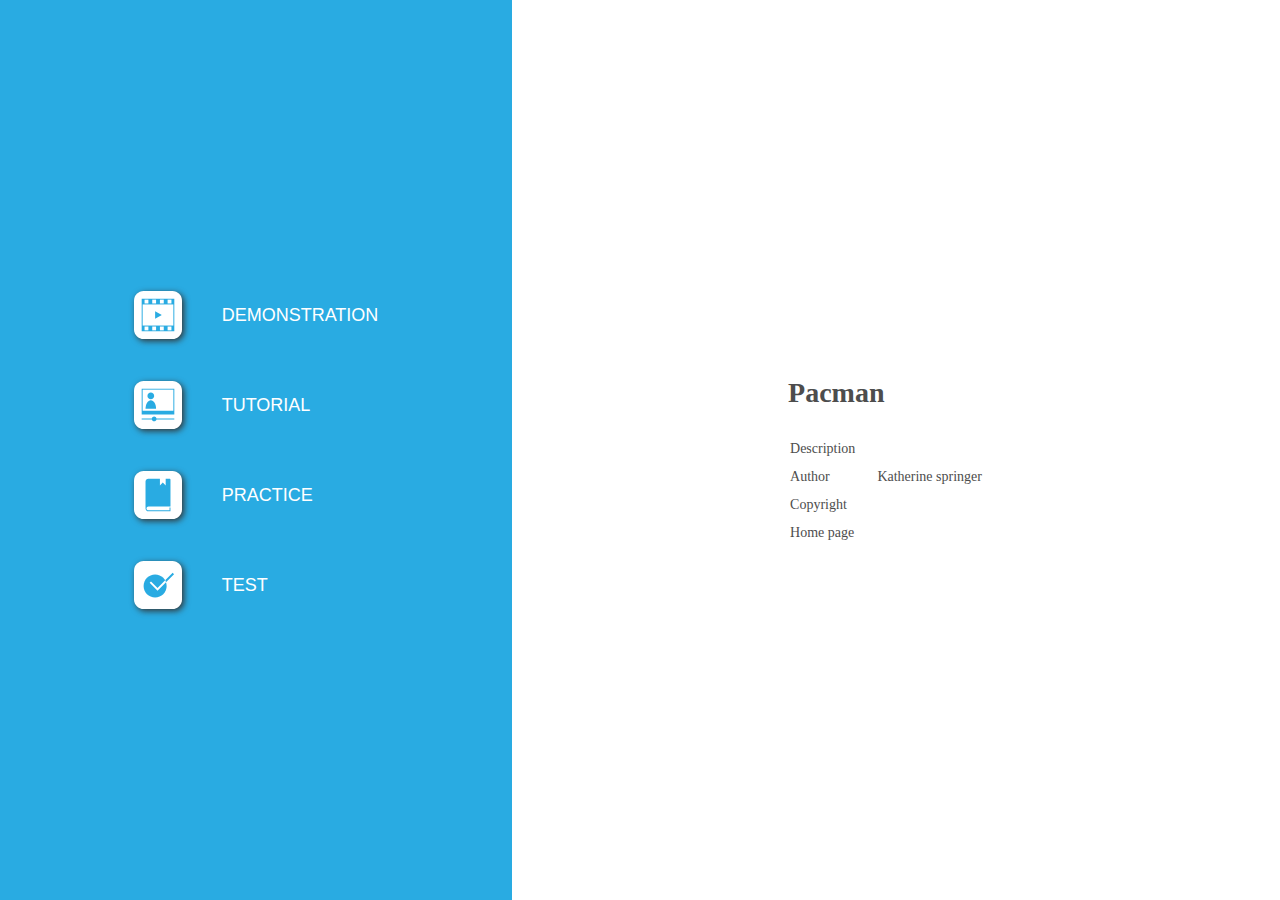
<file: Pac Man/index.html>
﻿<!DOCTYPE html>
<html lang="en-US" dir="ltr">
<head>
	<title>Pacman</title>
	<meta http-equiv="X-UA-Compatible" content="IE=Edge,chrome=1" />
	<meta http-equiv="Content-Type" content="text/html; charset=utf-8"/>
	<meta name="generator" content="ActivePresenter 9.0.4"/>
	<meta name="author" content="Katherine springer" />
	<meta name="copyright" content=" " />
	<meta name="description" content=""/>
	<meta name="viewport" content="initial-scale=1.0">
	<meta name="apple-mobile-web-app-capable" content="yes">

	<style>
		body {
			background-color: #ffffff;
			color: #4d4d4d;
			font-family: "Verdana";
			margin: 0px;
			padding: 0px;
			display: flex;
			flex-direction: row;
			min-height: 100vh;
		}
		.ap-mode-buttons-container {
			background-color: #29abe2;
			min-height: 100%;
			flex: 2;
			display: flex;
			justify-content: center;
			align-items: center;
		}
		.ap-mode-buttons {
			background-color: #29abe2;
			display: flex;
			flex-direction: column;
			align-items: flex-start;
			max-width: 100%;
		}
		.ap-mode-button {
			background-color: transparent;
			color: #ffffff;
			border: none;
			margin: 10px;
			text-transform: uppercase;
			display: flex;
			flex-direction: row;
			align-items: center;
		}
		.ap-project-information-container {
			min-height: 100%;
			flex: 3;
			display: flex;
			justify-content: center;
			align-items: center;
		}
		.ap-project-information {
			font-size: 14px;
		}

		.ap-mode-button svg {
			width: 48px;
			height: 48px;
			margin: 10px 20px 10px 20px;
			display: inline-block;
			filter: drop-shadow(2px 2px 3px #333333);
		}

		.ap-mode-button {
		}

		.ap-mode-button:hover {
			background-color: rgba(255, 255, 255, 0.2);
		}

		.ap-mode-button span {
			margin: 10px 20px 10px 20px;
			font-size: 18px;
		}

		h1 {
			font-size: 28px;
			font-weight: bold;
			margin: 25px 0px 25px 0px;
		}

		.ap-project-information td {
			padding: 5px 20px 5px 0px;
		}

		a:link {color:#4d4d4d; text-decoration:none;}
		a:visited {color:#4d4d4d; text-decoration:none}
		a:active {color:#4d4d4d; text-decoration:none}
		a:hover {color:#4d4d4d; text-decoration:none}
		
		@media (max-width: 1024px) and (orientation: portrait) {
			body {
				flex-direction: column;
			}
			.ap-mode-buttons-container {
				width: 100%;
				flex: 3;
			}
			.ap-project-information-container {
				width: 100%;
				flex: 2;
			}
		}
		
		@media (max-width: 640px) and (max-height: 640px) {
			.ap-mode-button svg {
				width: 32px;
				height: 32px;
			}
			.ap-mode-button span {
				margin: 5px 10px 5px 10px;
				font-size: 14px;
			}
			.ap-project-information {
				font-size: 12px;
			}
		}

	</style>

	<script type="text/javascript">
		var language = {"OpenPrezError":"Could not open presentation.\nError: ","TestIntro":"Choose this mode to do a test","TutorialIntro":"Tutorial mode","Practice":"Practice","PracticeIntro":"Choose this mode to practise more","Tutorial":"Tutorial","Homepage":"Home page","Copyright":"Copyright","DemoIntro":"Play presentation automatically","Test":"Test","Demo":"Demonstration","Author":"Author","Description":"Description"};
		var PlayModes = {
			DEMO: 1,
			TUT: 2,
			PRAC: 4,
			TEST: 8
		};

		var opmodes = 15;
		function openPrez(url, mode) {
			var fullUrl = '' + url;
			try {
				var margin = 40;
				var top = margin,
					left = margin,
					width = screen.availWidth - 2 * margin,
					height = screen.availHeight - 4 * margin;
				var styles = 'top=' + top + ',left=' + left + ',width=' + width + ',height=' + height
					+ ',location=no,toolbar=no,directories=no,status=no,menubar=no,scrollbars=yes,resizable=yes';
				var owin = window.open(encodeURI(fullUrl), '_blank', styles);
				if (owin)
					owin.focus();
			}
			catch (e) {
				alert(language.OpenPrezError + e);
			}
			return false;
		};
		function setElementText(id, text) {
			document.getElementById(id).innerHTML = text;
		}
		function setElementTitle(id, text) {
			document.getElementById(id).setAttribute('title', text);
		}
		function hideElement(id) {
			document.getElementById(id).style.display = 'none';
		}
	</script>
</head>

<body>
	<div class="ap-mode-buttons-container">
		<div class="ap-mode-buttons">
			<button id="ap-mode-demo" class="ap-mode-button" onclick="openPrez('demo.html')">
				<svg version="1.1" id="Layer_1" xmlns="http://www.w3.org/2000/svg" xmlns:xlink="http://www.w3.org/1999/xlink" x="0px" y="0px" viewBox="0 0 50 50" style="enable-background:new 0 0 50 50;" xml:space="preserve">
					<style type="text/css">
						.st0{fill:#FFFFFF;}
						.st1{fill:#29ABE2;}
					</style>
					<path class="st0" d="M40,50H10C4.48,50,0,45.52,0,40l0-30C0,4.48,4.48,0,10,0l30,0c5.52,0,10,4.48,10,10v30C50,45.52,45.52,50,40,50z"/>
					<rect x="8" y="8" transform="matrix(-1.836970e-16 1 -1 -1.836970e-16 50 3.552714e-15)" class="st1" width="34" height="34"/>
					<rect x="14" y="9" transform="matrix(-1.836970e-16 1 -1 -1.836970e-16 50 3.552714e-15)" class="st0" width="22" height="32"/>
					<rect x="35" y="9" transform="matrix(-1.836970e-16 1 -1 -1.836970e-16 48 -26)" class="st0" width="4" height="4"/>
					<rect x="35" y="37" transform="matrix(-1.836970e-16 1 -1 -1.836970e-16 76 2)" class="st0" width="4" height="4"/>
					<rect x="27" y="9" transform="matrix(-1.836970e-16 1 -1 -1.836970e-16 40 -18)" class="st0" width="4" height="4"/>
					<rect x="27" y="37" transform="matrix(-1.836970e-16 1 -1 -1.836970e-16 68 10)" class="st0" width="4" height="4"/>
					<rect x="19" y="9" transform="matrix(-1.836970e-16 1 -1 -1.836970e-16 32 -10)" class="st0" width="4" height="4"/>
					<rect x="19" y="37" transform="matrix(-1.836970e-16 1 -1 -1.836970e-16 60 18)" class="st0" width="4" height="4"/>
					<rect x="11" y="9" transform="matrix(-1.836970e-16 1 -1 -1.836970e-16 24 -2)" class="st0" width="4" height="4"/>
					<rect x="11" y="37" transform="matrix(-1.836970e-16 1 -1 -1.836970e-16 52 26)" class="st0" width="4" height="4"/>
					<polygon class="st1" points="22,21 29,25 22,29 "/>
				</svg>

				<span id="ap-label-mode-demo">Demonstration</span>
			</button>
			<button id="ap-mode-tutorial" class="ap-mode-button" onclick="openPrez('tutorial.html')">
				<svg version="1.1" id="Layer_1" xmlns="http://www.w3.org/2000/svg" xmlns:xlink="http://www.w3.org/1999/xlink" x="0px" y="0px" viewBox="0 0 50 50" style="enable-background:new 0 0 50 50;" xml:space="preserve">
				<style type="text/css">
					.st0{fill:#FFFFFF;}
					.st1{fill:#29ABE2;}
				</style>
				<path class="st0" d="M40,50H10C4.48,50,0,45.52,0,40l0-30C0,4.48,4.48,0,10,0l30,0c5.52,0,10,4.48,10,10v30C50,45.52,45.52,50,40,50z"/>
				<rect x="11.5" y="4.5" transform="matrix(-1.836970e-16 1 -1 -1.836970e-16 46.5 -3.5)" class="st1" width="27" height="34"/>
				<path class="st1" d="M42,39H23.45c-0.23-1.14-1.24-2-2.45-2s-2.22,0.86-2.45,2H8v1h10.55c0.23,1.14,1.24,2,2.45,2s2.22-0.86,2.45-2 H42V39z"/>
				<rect x="14" y="4" transform="matrix(-1.836970e-16 1 -1 -1.836970e-16 45 -5)" class="st0" width="22" height="32"/>
				<path class="st1" d="M17.5,19L17.5,19c-1.93,0-3.5-1.57-3.5-3.5v0c0-1.93,1.57-3.5,3.5-3.5h0c1.93,0,3.5,1.57,3.5,3.5v0 C21,17.43,19.43,19,17.5,19z"/>
				<path class="st1" d="M12,29c0-4.97,2.46-9,5.5-9s5.5,4.03,5.5,9H12z"/>
				</svg>

				<span id="ap-label-mode-tutorial">Tutorial</span>
			</button>
			<button id="ap-mode-practice" class="ap-mode-button" onclick="openPrez('practice.html')">
				<svg version="1.1" id="Layer_1" xmlns="http://www.w3.org/2000/svg" xmlns:xlink="http://www.w3.org/1999/xlink" x="0px" y="0px" viewBox="0 0 50 50" style="enable-background:new 0 0 50 50;" xml:space="preserve">
				<style type="text/css">
					.st0{fill:#FFFFFF;}
					.st1{fill:#29ABE2;}
				</style>
				<path class="st0" d="M40,50H10C4.48,50,0,45.52,0,40l0-30C0,4.48,4.48,0,10,0l30,0c5.52,0,10,4.48,10,10v30C50,45.52,45.52,50,40,50z"/>
				<path class="st1" d="M15.08,37H38V9c0-0.55-0.45-1-1-1h-4v7l-3-3l-3,3V8H15c-1.66,0-3,1.34-3,3v28c0,1.66,1.34,3,3,3h22h1v-1v-3h-1 v3H15.08C13.93,41,13,40.1,13,39C13,37.9,13.93,37,15.08,37z"/>
				</svg>

				<span id="ap-label-mode-practice">Practice</span>
			</button>
			<button id="ap-mode-test" class="ap-mode-button" onclick="openPrez('test.html')">
				<svg version="1.1" id="Layer_1" xmlns="http://www.w3.org/2000/svg" xmlns:xlink="http://www.w3.org/1999/xlink" x="0px" y="0px" viewBox="0 0 50 50" style="enable-background:new 0 0 50 50;" xml:space="preserve">
					<style type="text/css">
						.st0{fill:#FFFFFF;}
						.st1{fill:#29ABE2;}
					</style>
					<path class="st0" d="M40,50H10C4.48,50,0,45.52,0,40l0-30C0,4.48,4.48,0,10,0l30,0c5.52,0,10,4.48,10,10v30C50,45.52,45.52,50,40,50z"/>
					<path class="st1" d="M10,26L10,26c0-6.63,5.37-12,12-12h0c6.63,0,12,5.37,12,12v0c0,6.63-5.37,12-12,12h0C15.37,38,10,32.63,10,26z"/>
					<path class="st1" d="M41.71,13.71l-1.41-1.41l-7.83,7.83c0.35,0.62,0.64,1.27,0.87,1.95L41.71,13.71z"/>
					<path class="st0" d="M17.71,21.29l-1.41,1.41l8.21,8.21l8.83-8.83c-0.24-0.68-0.53-1.34-0.87-1.95l-7.96,7.96L17.71,21.29z"/>
				</svg>

				<span id="ap-label-mode-test">Test</span>
			</button>
		</div>
	</div>

	<div class="ap-project-information-container">
		<div class="ap-project-information">
			<h1>Pacman</h1>
			<table>
				<tr>
					<td id="ap-label-description">Description</td>
					<td></td>
				</tr>
				<tr>
					<td id="ap-label-author">Author</td>
					<td>Katherine springer</td>
				</tr>
				<tr>
					<td id="ap-label-copyright">Copyright</td>
					<td></td>
				</tr>
				<tr>
					<td id="ap-label-homepage">Homepage</td>
					<td><a href="" target="_blank"></a></td>
				</tr>
			</table>
		</div>
	</div>

	<script>
		if (language) {
			setElementText("ap-label-mode-demo", language.Demo);
			setElementText("ap-label-mode-tutorial", language.Tutorial);
			setElementText("ap-label-mode-practice", language.Practice);
			setElementText("ap-label-mode-test", language.Test);

			setElementTitle("ap-mode-demo", language.DemoIntro);
			setElementTitle("ap-mode-tutorial", language.TutorialIntro);
			setElementTitle("ap-mode-practice", language.PracticeIntro);
			setElementTitle("ap-mode-test", language.TestIntro);

			setElementText("ap-label-description", language.Description);
			setElementText("ap-label-author", language.Author);
			setElementText("ap-label-copyright", language.Copyright);
			setElementText("ap-label-homepage", language.Homepage);
		}

		if (opmodes){
			if ((PlayModes.DEMO & opmodes) != PlayModes.DEMO)
				hideElement("ap-mode-demo");
			if ((PlayModes.TUT & opmodes) != PlayModes.TUT)
				hideElement("ap-mode-tutorial");
			if ((PlayModes.PRAC & opmodes) != PlayModes.PRAC)
				hideElement("ap-mode-practice");
			if ((PlayModes.TEST & opmodes) != PlayModes.TEST)
				hideElement("ap-mode-test");
		}
	</script>
</body>
</html>
</file>
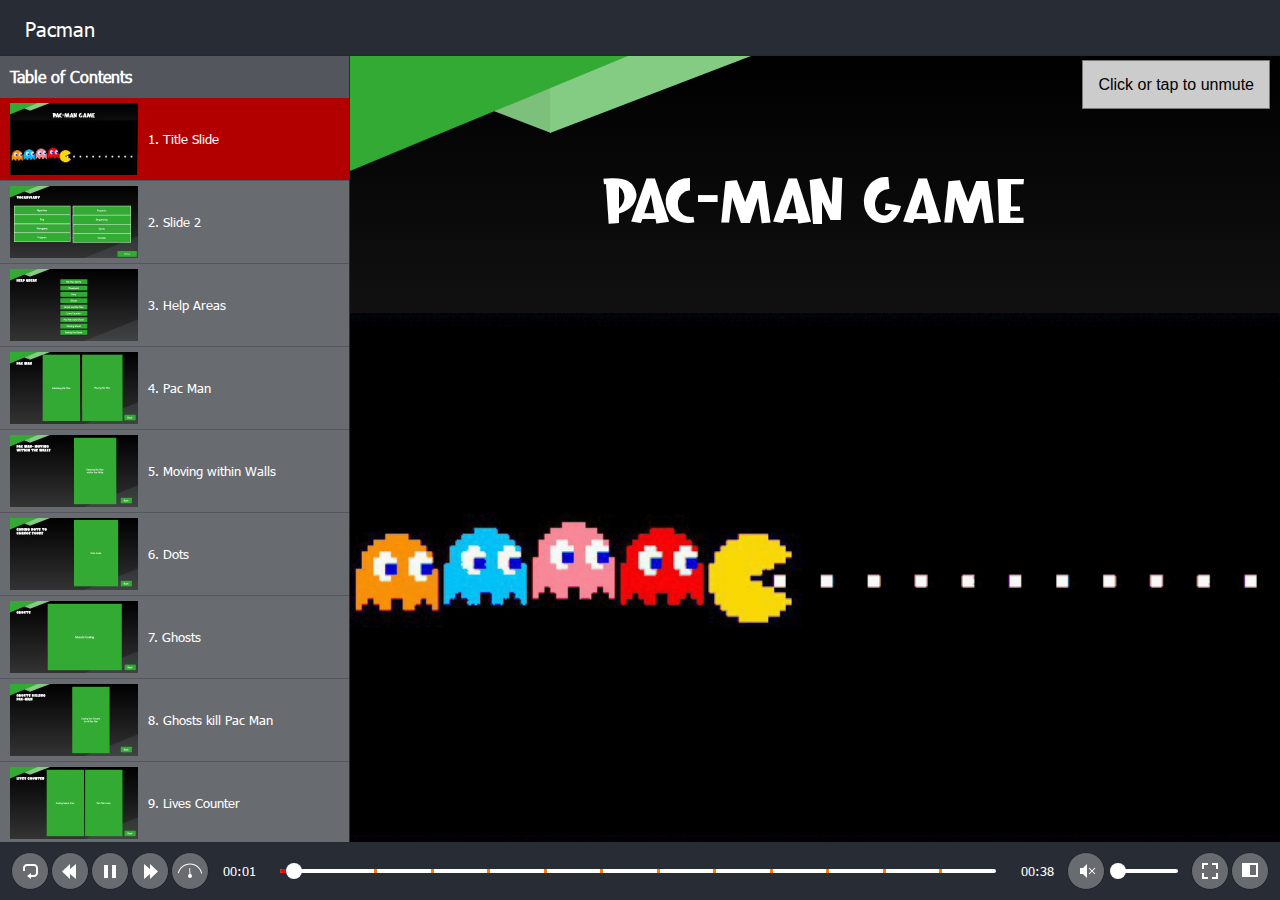
<file: Pac Man/demo.html>
﻿<!DOCTYPE html>
<html lang="en-US" dir="ltr">
<head>
	<title>Pacman</title>
	<meta http-equiv="X-UA-Compatible" content="IE=Edge,chrome=1" />
	<meta http-equiv="Content-Type" content="text/html; charset=utf-8"/>
	<meta name="generator" content="ActivePresenter 9.0.4"/>
	<meta name="author" content="Katherine springer" />
	<meta name="description" content=""/>
	<meta name="copyright" content=" " />
	<meta name="viewport" content="width=device-width, initial-scale=1.0">
	<meta name="apple-mobile-web-app-capable" content="yes">
	<style>
		html {
			height: 100%;
		}
		body {
			height: 100%;
			margin: 0;
			padding: 0;
		}
		.ap-prez-container {
			position: relative;
			height: 100%;
			overflow: hidden;
			outline: none;
		}
	</style>
	<link rel="stylesheet" type="text/css" href="player/rlplayer.css" />
	<script type="text/javascript" src="player/rlplayer.js"></script>
	<script type="text/javascript" src="player/rlplayer.lang.en-US.js"></script>
	
	
	
	
	

</head>
<body>
	<div id="VAmnyjyG" class="ap-prez-container" lang="en-US" dir="ltr">
		<script type="text/javascript">
			AtomiAP.open("rlprez.js", "VAmnyjyG", {
				playMode: "Demo",
				preloader: {zIndex: 2,diameter: 60,density: 9,range: 1000,speed: 1,color:'#2090E6',shape:'oval'}
			});
		</script>
	</div>
</body>
</html>
</file>
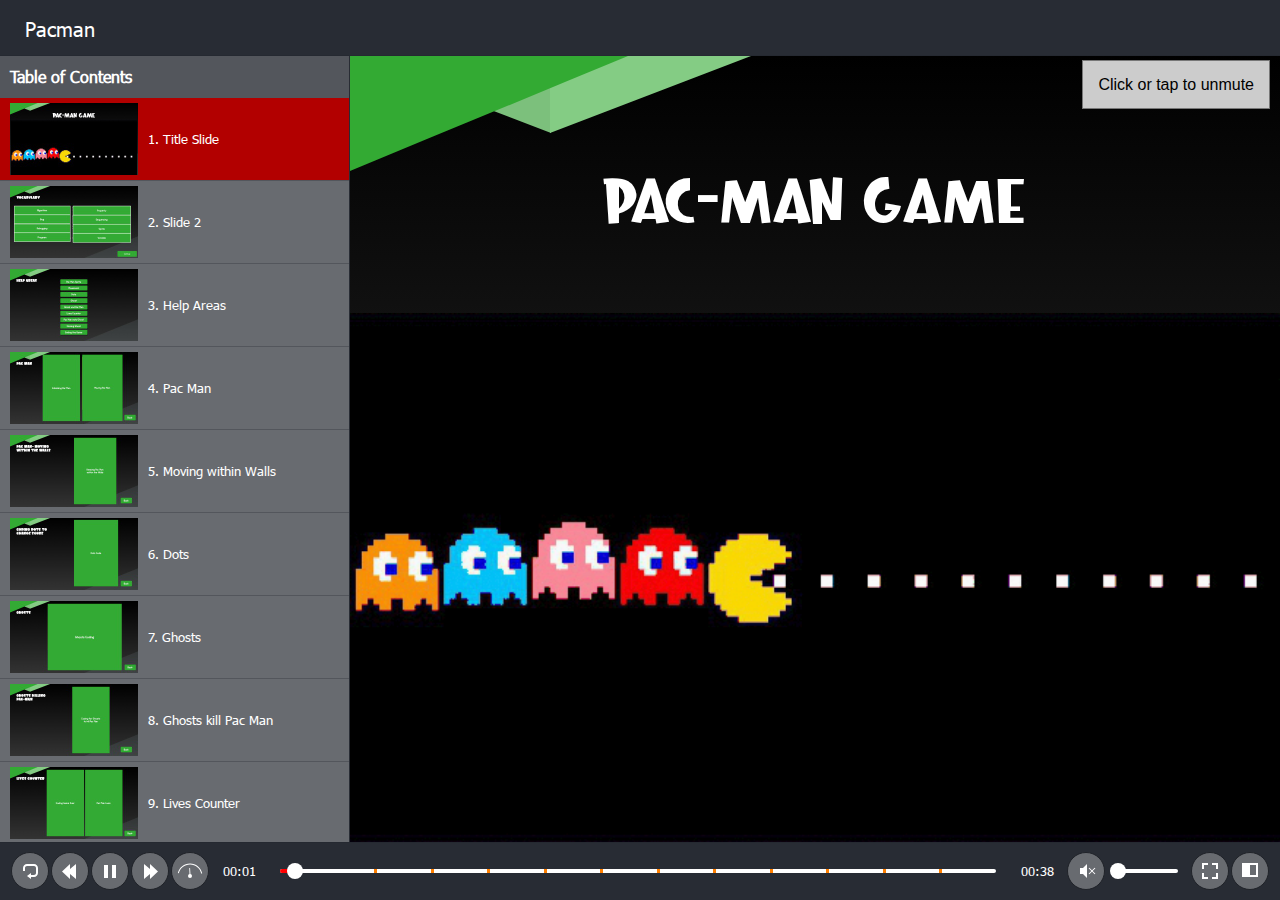
<file: Pac Man/practice.html>
﻿<!DOCTYPE html>
<html lang="en-US" dir="ltr">
<head>
	<title>Pacman</title>
	<meta http-equiv="X-UA-Compatible" content="IE=Edge,chrome=1" />
	<meta http-equiv="Content-Type" content="text/html; charset=utf-8"/>
	<meta name="generator" content="ActivePresenter 9.0.4"/>
	<meta name="author" content="Katherine springer" />
	<meta name="description" content=""/>
	<meta name="copyright" content=" " />
	<meta name="viewport" content="width=device-width, initial-scale=1.0">
	<meta name="apple-mobile-web-app-capable" content="yes">
	<style>
		html {
			height: 100%;
		}
		body {
			height: 100%;
			margin: 0;
			padding: 0;
		}
		.ap-prez-container {
			position: relative;
			height: 100%;
			overflow: hidden;
			outline: none;
		}
	</style>
	<link rel="stylesheet" type="text/css" href="player/rlplayer.css" />
	<script type="text/javascript" src="player/rlplayer.js"></script>
	<script type="text/javascript" src="player/rlplayer.lang.en-US.js"></script>
	
	
	
	
	

</head>
<body>
	<div id="VAmnyjyG" class="ap-prez-container" lang="en-US" dir="ltr">
		<script type="text/javascript">
			AtomiAP.open("rlprez.js", "VAmnyjyG", {
				playMode: "Practice",
				preloader: {zIndex: 2,diameter: 60,density: 9,range: 1000,speed: 1,color:'#2090E6',shape:'oval'}
			});
		</script>
	</div>
</body>
</html>
</file>
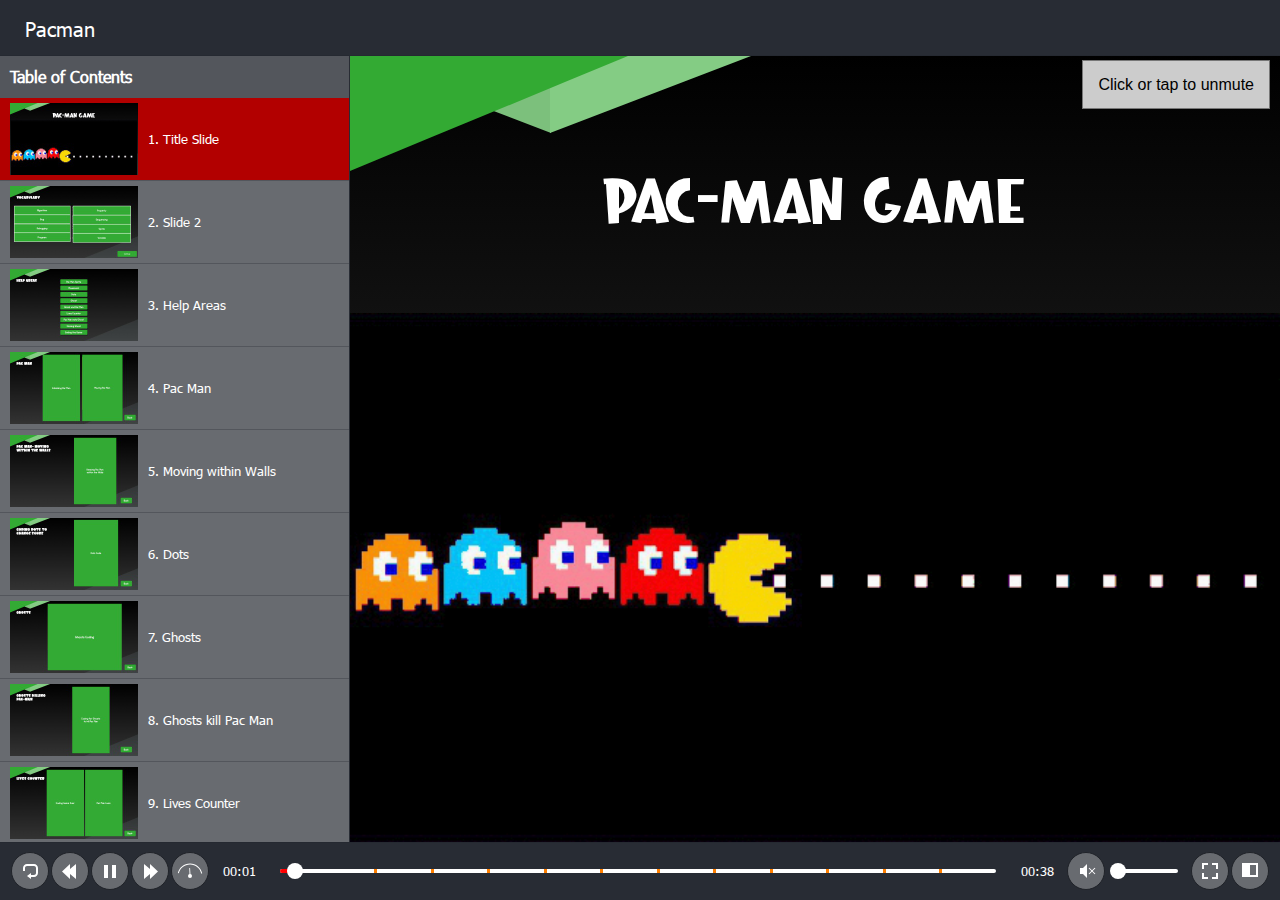
<file: Pac Man/test.html>
﻿<!DOCTYPE html>
<html lang="en-US" dir="ltr">
<head>
	<title>Pacman</title>
	<meta http-equiv="X-UA-Compatible" content="IE=Edge,chrome=1" />
	<meta http-equiv="Content-Type" content="text/html; charset=utf-8"/>
	<meta name="generator" content="ActivePresenter 9.0.4"/>
	<meta name="author" content="Katherine springer" />
	<meta name="description" content=""/>
	<meta name="copyright" content=" " />
	<meta name="viewport" content="width=device-width, initial-scale=1.0">
	<meta name="apple-mobile-web-app-capable" content="yes">
	<style>
		html {
			height: 100%;
		}
		body {
			height: 100%;
			margin: 0;
			padding: 0;
		}
		.ap-prez-container {
			position: relative;
			height: 100%;
			overflow: hidden;
			outline: none;
		}
	</style>
	<link rel="stylesheet" type="text/css" href="player/rlplayer.css" />
	<script type="text/javascript" src="player/rlplayer.js"></script>
	<script type="text/javascript" src="player/rlplayer.lang.en-US.js"></script>
	
	
	
	
	

</head>
<body>
	<div id="VAmnyjyG" class="ap-prez-container" lang="en-US" dir="ltr">
		<script type="text/javascript">
			AtomiAP.open("rlprez.js", "VAmnyjyG", {
				playMode: "Test",
				preloader: {zIndex: 2,diameter: 60,density: 9,range: 1000,speed: 1,color:'#2090E6',shape:'oval'}
			});
		</script>
	</div>
</body>
</html>
</file>
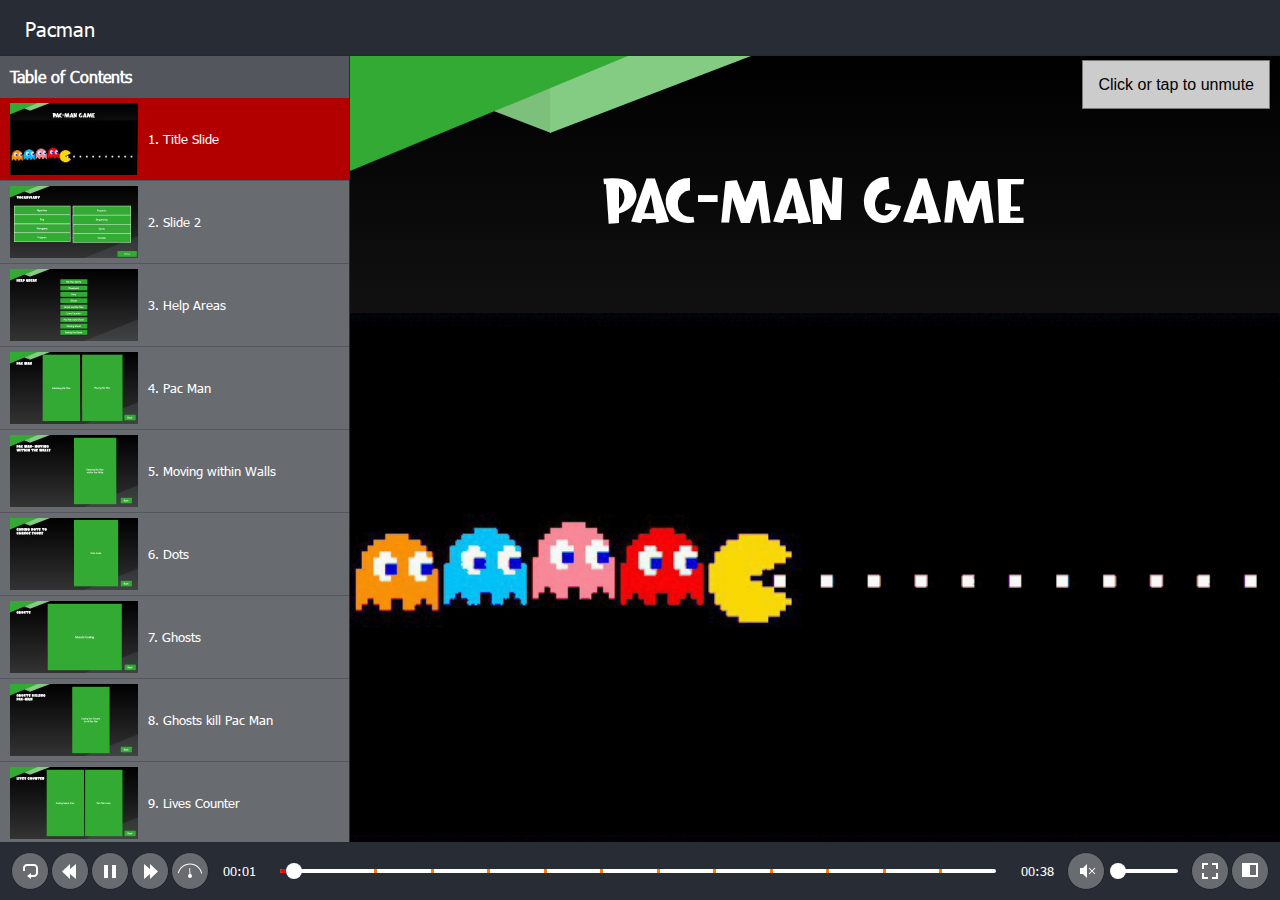
<file: Pac Man/tutorial.html>
﻿<!DOCTYPE html>
<html lang="en-US" dir="ltr">
<head>
	<title>Pacman</title>
	<meta http-equiv="X-UA-Compatible" content="IE=Edge,chrome=1" />
	<meta http-equiv="Content-Type" content="text/html; charset=utf-8"/>
	<meta name="generator" content="ActivePresenter 9.0.4"/>
	<meta name="author" content="Katherine springer" />
	<meta name="description" content=""/>
	<meta name="copyright" content=" " />
	<meta name="viewport" content="width=device-width, initial-scale=1.0">
	<meta name="apple-mobile-web-app-capable" content="yes">
	<style>
		html {
			height: 100%;
		}
		body {
			height: 100%;
			margin: 0;
			padding: 0;
		}
		.ap-prez-container {
			position: relative;
			height: 100%;
			overflow: hidden;
			outline: none;
		}
	</style>
	<link rel="stylesheet" type="text/css" href="player/rlplayer.css" />
	<script type="text/javascript" src="player/rlplayer.js"></script>
	<script type="text/javascript" src="player/rlplayer.lang.en-US.js"></script>
	
	
	
	
	

</head>
<body>
	<div id="VAmnyjyG" class="ap-prez-container" lang="en-US" dir="ltr">
		<script type="text/javascript">
			AtomiAP.open("rlprez.js", "VAmnyjyG", {
				playMode: "Tutorial",
				preloader: {zIndex: 2,diameter: 60,density: 9,range: 1000,speed: 1,color:'#2090E6',shape:'oval'}
			});
		</script>
	</div>
</body>
</html>
</file>
<file: Pac Man/player/rlplayer.css>
/*!
 * Copyright (c) Atomi Systems, Inc. All rights reserved.
 * Version: 9.0.4
 * Date: 2022.11.25
 */
.ap-no-select {
	-webkit-touch-callout: none; /* iOS Safari */
	-webkit-user-select: none; /* Safari */
	 -khtml-user-select: none; /* Konqueror HTML */
	   -moz-user-select: none; /* Firefox */
		-ms-user-select: none; /* Internet Explorer/Edge */
			user-select: none; /* Non-prefixed version, currently
								  supported by Chrome and Opera */
	cursor: default;
}

video::-webkit-media-controls { /* hide media controls by default */
	display:none !important;
}

.ap-floating-button {
	display: none;
}

@media only screen and (max-height: 415px) {
	.ap-auto-hide {
		display: none !important;
	}
	.ap-floating-button {
		position: absolute !important;
		width: 25px;
		height: 25px;
		background-color: rgba(233, 233, 233, 0.8);;
		border: 4px solid rgba(40, 44, 52, 0.5);
		border-radius: 50%;
		z-index: 2000;
		display: flex !important;
		align-items: center;
		justify-content: center;
	}

	.ap-floating-button > div {
		width: 17px;
		height: 17px;
		border-radius: 50%;
		background-color: rgba(255, 255, 255, 0.8);
	}
}

.ap-fullscreen {
	position: absolute;
	left: 0 !important;
	top: 0 !important;
	width: 100% !important;
	height: 100% !important;
}
.ap-prez-container *:focus {
	outline: none;
}

.ap-prez-container[data-mode='1'] {
	background-color: rgb(233, 233, 234);
}

.ap-prez-container[data-mode='2'] {
	background-color: rgb(233, 233, 234);
}

.ap-prez-container[data-mode='3'] {
	background-color: rgb(233, 233, 234);
}

.ap-prez-container[data-mode='4'] {
	background-color: rgb(233, 233, 234);
}

/* Styling scrollbar - webkit only */
.ap-prez-container ::-webkit-scrollbar {
	width: 14px; /* Should greater than or equal 14px, otherwise horizontal scrollbar will display incorrectly*/
	height: 14px;
}

.ap-prez-container ::-webkit-scrollbar-track {
    background: #f1f1f1;
}

.ap-prez-container ::-webkit-scrollbar-thumb {
	background: #888;
	border-radius: 7px;
}

.ap-prez-container ::-webkit-scrollbar-thumb:hover {
	background: #555;
}

.ap-content-area {
	position: absolute;
	background-color: rgb(224, 224, 224);
	padding: 20px;
}

.ap-prez-container[data-mode='1'] .ap-content-area{
	background-color: rgb(233, 233, 234);
	padding: 0px;
}

.ap-prez-container[data-mode='2'] .ap-content-area{
	background-color: rgb(233, 233, 234);
	padding: 0px;
}

.ap-prez-container[data-mode='3'] .ap-content-area{
	background-color: rgb(233, 233, 234);
	padding: 0px;
}

.ap-prez-container[data-mode='4'] .ap-content-area{
	background-color: rgb(233, 233, 234);
	padding: 0px;
}

.ap-side-bar {
	position: absolute;
	width: 350px;
	display: flex;
	flex-direction: column;
	background-color: rgb(32, 32, 32);
	font-size: 14px;
	font-family: Tahoma;
	border-radius: 0px;
	overflow-x: hidden;
	overflow-y: auto;
	z-index: 3;
}

.ap-side-bar[collapse='true'] {
	width: 0px !important;
	background-color: rgba(0, 0, 0, 0) !important;
}

.ap-prez-container[data-mode='1'] .ap-side-bar{
	width: 350px;
	color: rgb(255, 255, 255);
	font-family: Tahoma;
	font-size: 13px;
	background-color: rgb(40, 44, 52);
}

.ap-prez-container[data-mode='2'] .ap-side-bar{
	width: 350px;
	color: rgb(255, 255, 255);
	font-family: Tahoma;
	font-size: 13px;
	background-color: rgb(40, 44, 52);
}

.ap-prez-container[data-mode='3'] .ap-side-bar{
	width: 350px;
	color: rgb(255, 255, 255);
	font-family: Tahoma;
	font-size: 13px;
	background-color: rgb(40, 44, 52);
}

.ap-prez-container[data-mode='4'] .ap-side-bar{
	width: 350px;
	color: rgb(255, 255, 255);
	font-family: Tahoma;
	font-size: 13px;
	background-color: rgb(40, 44, 52);
}

.ap-side-bar-expand {
	position: absolute;
	display: none;
	width: 8px;
	height: 130px;
	top: 50%;
	z-index: 4;
	background-color: rgba(255, 255, 255, 0.6);
	box-shadow: 0px 0px 15px rgba(0, 0, 0, 0.3);
}

.ap-side-bar-expand[sidebar-show='false'] {
	display: none !important;
}

.ap-side-bar-expand[icon-type='right'] {
	border-radius: 0 16px 16px 0 !important;
}

.ap-side-bar-expand[icon-type='left'] {
	border-radius: 16px 0 0 16px !important;
}

.ap-side-bar-expand[data-value='true'][icon-type='left'] {
	transform: translateY(-50%) translateX(-100%);
}

.ap-side-bar-expand[data-value='true'][icon-type='right'] {
	transform: translateY(-50%);
}

.ap-side-bar-expand[data-value='false'][icon-type='right'] {
	left: 0;
	transform: translateY(-50%);
}

.ap-side-bar-expand[data-value='false'][icon-type='left'] {
	right: 0;
	transform: translateY(-50%);
}

.ap-presenter-info {
	display: flex;
	flex-direction: column;
	flex-shrink: 0;
	min-height: 1px; /*IE11*/
	margin-right: 1px;
}

.ap-presenter-info .ap-company-logo {
	display: block;
	width: 100%;
	min-height: 1px; /*IE11*/
}

.ap-presenter-info .ap-company-logo > img {
	display: block;
	margin: auto;
	max-width: 100%;
}

.ap-presenter-info .ap-presenter-image {
	display: block;
	width: 100%;
	min-height: 1px; /*IE11*/
}
.ap-presenter-info .ap-presenter-image > img {
	display: block;
	margin: auto;
	max-width: 100%;
	border-bottom: 1px solid rgb(127, 127, 127);
}
.ap-prez-container[data-mode='1'] .ap-presenter-info .ap-presenter-image > img {
	border-bottom-color: rgb(83, 86, 92);
}
.ap-prez-container[data-mode='2'] .ap-presenter-info .ap-presenter-image {
	border-bottom-color: rgb(83, 86, 92);
}
.ap-prez-container[data-mode='3'] .ap-presenter-info .ap-presenter-image {
	border-bottom-color: rgb(83, 86, 92);
}
.ap-prez-container[data-mode='4'] .ap-presenter-info .ap-presenter-image {
	border-bottom-color: rgb(83, 86, 92);
}

.ap-presenter-info .ap-presenter-video {
	display: block;
	max-width: 100%;
	min-height: 1px; /*IE11*/
	border-bottom: 1px solid rgb(127, 127, 127);
}
.ap-prez-container[data-mode='1'] .ap-presenter-info .ap-presenter-video {
	border-bottom-color: rgb(83, 86, 92);
}
.ap-prez-container[data-mode='2'] .ap-presenter-info .ap-presenter-video {
	border-bottom-color: rgb(83, 86, 92);
}
.ap-prez-container[data-mode='3'] .ap-presenter-info .ap-presenter-video {
	border-bottom-color: rgb(83, 86, 92);
}
.ap-prez-container[data-mode='4'] .ap-presenter-info .ap-presenter-video {
	border-bottom-color: rgb(83, 86, 92);
}
.ap-presenter-info .ap-presenter-video > video {
	display: block;
	margin: auto;
	max-width: 100%;
	max-height: 100%;
}

.ap-presenter-info .ap-presenter-name {
	padding: 10px 5px 5px 5px;
	text-align: center;
	font-weight: bold;
	font-size: 120%;
}

.ap-presenter-info .ap-presenter-desc {
	padding: 5px 5px 10px 5px;
	text-align: center;
	overflow: auto;
}

.ap-stage {
	width: 100%;
	height: 100%;
	position: absolute;
	text-decoration-skip-ink: none; /* Chrome only */
}

.ap-canvas {
	position: absolute;
	-webkit-overflow-scrolling: touch;
}

.ap-prez-state-btn {
	position: absolute;
	left: 50%;
	top: 50%;
	transform: translate(-50%, -50%) scale(0.1, 0.1);
	z-index: 1000;
	width: 128px;
	height: 128px;
	background-color: rgba(127, 127, 127, 0.5);
	transition: all 1.5s;
}

.ap-prez-state-btn[data-animating='false'] {
	opacity: 1;
	transform: translate(-50%, -50%) scale(0.1, 0.1);
}

.ap-prez-state-btn[data-animating='true'] {
	opacity: 0;
	transform: translate(-50%, -50%) scale(1, 1);
}

.ap-prez-state-btn svg {
	position: absolute;
	left: 50%;
	top: 50%;
	transform: translate(-50%, -50%) scale(3, 3);
}

.ap-prez-state-btn svg * {
	fill: rgb(255, 255, 255);
}

.ap-child-expand {
	position: absolute;
	top: 0px;
	left: 0px;
	width: 100%;
	height: 100%;
}
/* drop holder in sequence question */
.ap-ctrl-drop-placeholder {
	-webkit-box-shadow:inset 0px 0px 0px 2px yellow;
	-moz-box-shadow:inset 0px 0px 0px 2px yellow;
	box-shadow:inset 0px 0px 0px 2px yellow;
}

.ap-ctrl-dragsource-hilight,
.ap-ctrl-droptarget-hilight {
	outline: 2px solid yellow;
	outline-offset: 2px;
}
/*------------------------ Popup ------------------------*/
.ap-popup {
	top: 0;
	left: 0;
	z-index: 10;
	text-align: left;
	position: relative;
	border: 10px solid;
	width: 370px;
	padding: 10px;
	background-clip: padding-box;
	box-shadow: 0 4px 8px 0 rgba(0, 0, 0, 0.86), 0 6px 20px 0 rgba(0, 0, 0, 0.9);
}

.ap-prez-container[data-mode='1'] .ap-popup {
	font-family: Tahoma;
	font-size: 13px;
	color: rgb(255, 255, 255);
	background-color: rgb(40, 44, 52);
	border-color: rgb(32, 35, 41);
}

.ap-prez-container[data-mode='2'] .ap-popup {
	font-family: Tahoma;
	font-size: 13px;
	color: rgb(255, 255, 255);
	background-color: rgb(40, 44, 52);
	border-color: rgb(32, 35, 41);
}

.ap-prez-container[data-mode='3'] .ap-popup {
	font-family: Tahoma;
	font-size: 13px;
	color: rgb(255, 255, 255);
	background-color: rgb(40, 44, 52);
	border-color: rgb(32, 35, 41);
}

.ap-prez-container[data-mode='4'] .ap-popup {
	font-family: Tahoma;
	font-size: 13px;
	color: rgb(255, 255, 255);
	background-color: rgb(40, 44, 52);
	border-color: rgb(32, 35, 41);
}

.ap-popup .ap-popup-footer {
	border-top: 1px solid #DDDDDD;
	padding-top: 5px;
	margin-top: 10px;
	text-align: right;
}

.ap-popup .ap-popup-close {
	position: relative;
	display: inline-block;
	width: 20px;
	height: 20px;
	overflow: hidden;
}

.ap-popup .ap-popup-close::before {
	height: 8px;
	margin-top: -4px;
	transform: rotate(45deg);
	content: '';
	position: absolute;
	height: 3px;
	width: 100%;
	top: 50%;
	left: 0;
	margin-top: -1px;
}

.ap-prez-container[data-mode='1'] .ap-popup .ap-popup-close::before {
	background: rgb(255, 255, 255);
}

.ap-prez-container[data-mode='2'] .ap-popup .ap-popup-close::before {
	background: rgb(255, 255, 255);
}

.ap-prez-container[data-mode='3'] .ap-popup .ap-popup-close::before {
	background: rgb(255, 255, 255);
}

.ap-prez-container[data-mode='4'] .ap-popup .ap-popup-close::before {
	background: rgb(255, 255, 255);
}

.ap-popup .ap-popup-close::after {
	height: 8px;
	margin-top: -4px;
	transform: rotate(-45deg);
	content: '';
	position: absolute;
	height: 3px;
	width: 100%;
	top: 50%;
	left: 0;
	margin-top: -1px;
}

.ap-prez-container[data-mode='1'] .ap-popup .ap-popup-close::after {
	background: rgb(255, 255, 255);
}

.ap-prez-container[data-mode='2'] .ap-popup .ap-popup-close::after {
	background: rgb(255, 255, 255);
}

.ap-prez-container[data-mode='3'] .ap-popup .ap-popup-close::after {
	background: rgb(255, 255, 255);
}

.ap-prez-container[data-mode='4'] .ap-popup .ap-popup-close::after {
	background: rgb(255, 255, 255);
}

.ap-popup-overlay {
	position: absolute;
	top: 0px;
	left: 0px;
	height:100%;
	width:100%;
}

.ap-popup-hide {
	z-index:-10;
}

.ap-popup-overlayBG {
	background-color: #000;
	opacity: 0.5;
	z-index: 9;
}

.ap-popup *:focus {
	outline: #808080 dotted 1px;
}

#UnmuteHint {
	position:absolute;
	top:20px;
	left:0px;
	width:100%;
	height:auto;
	z-index:8;
	pointer-events:none;
	text-align:right;
	background-color:none;
}

#UnmuteHint > span {
	background-color:rgba(255, 255, 255, 0.8);
	padding:15px;
	font-size:16px;
	font-family:Arial;
	border: 1px solid #777777;
	margin:10px;
}

/* attached resources */
.ap-resources-container {
	flex: 1;
	display: flex;
	flex-direction: column;
	margin: 1px;
	font-size: 13px;
	font-family: Tahoma;
	background-color: rgb(32, 32, 32);
	color: rgb(255, 255, 255);
	min-height: 0; /* Edge, FF issue */
}

.ap-prez-container > .ap-resources-container {
	border: 1px solid rgb(127, 127, 127);
	box-shadow: 0px 0px 15px rgba(0, 0, 0, 0.3);
	margin: 15px;
	z-index: 5;
}

.ap-prez-container[data-mode='1'] .ap-resources-container {
	font-size: 13px;
	font-family: Tahoma;
	background-color: rgb(40, 44, 52);
	color: rgb(255, 255, 255);
	border-color: rgb(32, 35, 41);
}

.ap-prez-container[data-mode='2'] .ap-resources-container {
	font-size: 13px;
	font-family: Tahoma;
	background-color: rgb(40, 44, 52);
	color: rgb(255, 255, 255);
	border-color: rgb(32, 35, 41);
}

.ap-prez-container[data-mode='3'] .ap-resources-container {
	font-size: 13px;
	font-family: Tahoma;
	background-color: rgb(40, 44, 52);
	color: rgb(255, 255, 255);
	border-color: rgb(32, 35, 41);
}

.ap-prez-container[data-mode='4'] .ap-resources-container {
	font-size: 13px;
	font-family: Tahoma;
	background-color: rgb(40, 44, 52);
	color: rgb(255, 255, 255);
	border-color: rgb(32, 35, 41);
}

.ap-resources-container *:focus {
	outline: #808080 dotted 1px;
}

.ap-resources-pane-header {
	flex: none;
	border-bottom: 1px solid rgb(127, 127, 127);
	display: flex;
	flex-direction: row;
	padding: 10px;
}
.ap-prez-container[data-mode='1'] .ap-resources-pane-header {
	border-bottom-color: rgb(83, 86, 92);
}
.ap-prez-container[data-mode='2'] .ap-resources-pane-header {
	border-bottom-color: rgb(83, 86, 92);
}
.ap-prez-container[data-mode='3'] .ap-resources-pane-header {
	border-bottom-color: rgb(83, 86, 92);
}
.ap-prez-container[data-mode='4'] .ap-resources-pane-header {
	border-bottom-color: rgb(83, 86, 92);
}

.ap-resources-pane-content {
	overflow-y: auto;
	height: 100%;
}

.ap-resources-pane-content li {
	margin: 10px 10px 10px 0px;
}

.ap-resources-pane-content li a {
	text-decoration: none;
}

.ap-prez-container[data-mode='1'] .ap-resources-pane-content li a {
	color: rgb(255, 255, 255);
}
.ap-prez-container[data-mode='2'] .ap-resources-pane-content li a {
	color: rgb(255, 255, 255);
}
.ap-prez-container[data-mode='3'] .ap-resources-pane-content li a {
	color: rgb(255, 255, 255);
}
.ap-prez-container[data-mode='4'] .ap-resources-pane-content li a {
	color: rgb(255, 255, 255);
}

.ap-resources-pane-content li a:hover{
	text-decoration: underline;
}

/*------------------------ Table of contents ------------------------*/

.ap-toc-container {
	flex: 1;
	display: flex;
	flex-direction: column;
	margin-right: 1px;
	font-size: 13px;
	font-family: Tahoma;
	background-color: rgb(32, 32, 32);
	color: rgb(255, 255, 255);
	min-height: 0; /* Edge, FF issue */
}

.ap-toc-content-wrapper {
	flex: 1;
	min-height: 200px;
}

.ap-prez-container > .ap-toc-container {
	border: 1px solid rgb(224, 224, 224);
	box-shadow: 0px 0px 15px rgba(0, 0, 0, 0.3);
	margin: 15px;
	z-index: 5;
}

.ap-prez-container[data-mode='1'] .ap-toc-container {
	font-size: 13px;
	font-family: Tahoma;
	background-color: rgb(83, 86, 92);
	color: rgb(255, 255, 255);
	border-color: rgb(32, 35, 41);
}

.ap-prez-container[data-mode='2'] .ap-toc-container {
	font-size: 13px;
	font-family: Tahoma;
	background-color: rgb(83, 86, 92);
	color: rgb(255, 255, 255);
	border-color: rgb(32, 35, 41);
}

.ap-prez-container[data-mode='3'] .ap-toc-container {
	font-size: 13px;
	font-family: Tahoma;
	background-color: rgb(83, 86, 92);
	color: rgb(255, 255, 255);
	border-color: rgb(32, 35, 41);
}

.ap-prez-container[data-mode='4'] .ap-toc-container {
	font-size: 13px;
	font-family: Tahoma;
	background-color: rgb(83, 86, 92);
	color: rgb(255, 255, 255);
	border-color: rgb(32, 35, 41);
}

.ap-toc-container *:focus {
	outline: #808080 dotted 1px;
}

.ap-toc-header {
	flex: none;
	border-bottom: 1px solid rgb(127, 127, 127);
	display: flex;
	flex-direction: row;
	padding: 10px;
}
.ap-prez-container[data-mode='1'] .ap-toc-header {
	border-bottom-color: rgb(83, 86, 92);
	background-color: rgb(83, 86, 92);
}
.ap-prez-container[data-mode='2'] .ap-toc-header {
	border-bottom-color: rgb(83, 86, 92);
	background-color: rgb(83, 86, 92);
}
.ap-prez-container[data-mode='3'] .ap-toc-header {
	border-bottom-color: rgb(83, 86, 92);
	background-color: rgb(83, 86, 92);
}
.ap-prez-container[data-mode='4'] .ap-toc-header {
	border-bottom-color: rgb(83, 86, 92);
	background-color: rgb(83, 86, 92);
}

.ap-toc-header > .ap-toc-header-text {
	display: inline-block;
	flex: 1;
	font-weight: bold;
	font-size: 120%;
	margin-top: auto;
	margin-bottom: auto;
}

.ap-toc-header > .ap-button {
	display: inline-block;
	margin-top: auto;
	margin-bottom: auto;
	width: 36px;
	height: 28px;
	border: none;
	border-radius: 0px;
}

.ap-toc {
	width: 100%;
	border-spacing: 0px;
}

.ap-toc td {
	padding: 5px;
	border-bottom: 1px solid rgb(127, 127, 127);
}

/* table of contents entries */
.ap-toc-entry {
	height: 40px;
}
.ap-prez-container[data-mode='1'] .ap-toc-entry td {
	border-bottom-color: rgb(83, 86, 92);
}
.ap-prez-container[data-mode='2'] .ap-toc-entry td {
	border-bottom-color: rgb(83, 86, 92);
}
.ap-prez-container[data-mode='3'] .ap-toc-entry td {
	border-bottom-color: rgb(83, 86, 92);
}
.ap-prez-container[data-mode='4'] .ap-toc-entry td {
	border-bottom-color: rgb(83, 86, 92);
}

.ap-prez-container[data-mode='1'] .ap-toc-entry[data-status="incomplete"] {
	background-color: rgb(104, 107, 112);
}

.ap-prez-container[data-mode='2'] .ap-toc-entry[data-status="incomplete"] {
	background-color: rgb(104, 107, 112);
}

.ap-prez-container[data-mode='3'] .ap-toc-entry[data-status="incomplete"] {
	background-color: rgb(104, 107, 112);
}

.ap-prez-container[data-mode='4'] .ap-toc-entry[data-status="incomplete"] {
	background-color: rgb(104, 107, 112);
}

.ap-prez-container[data-mode='1'] .ap-toc-entry:hover[data-status="incomplete"] {
	background-color: rgb(126, 128, 133);
}

.ap-prez-container[data-mode='2'] .ap-toc-entry:hover[data-status="incomplete"] {
	background-color: rgb(126, 128, 133);
}

.ap-prez-container[data-mode='3'] .ap-toc-entry:hover[data-status="incomplete"] {
	background-color: rgb(126, 128, 133);
}

.ap-prez-container[data-mode='4'] .ap-toc-entry:hover[data-status="incomplete"] {
	background-color: rgb(126, 128, 133);
}

.ap-prez-container[data-mode='1'] .ap-toc-entry[data-status="current"] {
	background-color: rgb(178, 0, 0);
}

.ap-prez-container[data-mode='2'] .ap-toc-entry[data-status="current"] {
	background-color: rgb(178, 0, 0);
}

.ap-prez-container[data-mode='3'] .ap-toc-entry[data-status="current"] {
	background-color: rgb(178, 0, 0);
}

.ap-prez-container[data-mode='4'] .ap-toc-entry[data-status="current"] {
	background-color: rgb(178, 0, 0);
}

.ap-prez-container[data-mode='1'] .ap-toc-entry:hover[data-status="current"] {
	background-color: rgb(204, 0, 0);
}

.ap-prez-container[data-mode='2'] .ap-toc-entry:hover[data-status="current"] {
	background-color: rgb(204, 0, 0);
}

.ap-prez-container[data-mode='3'] .ap-toc-entry:hover[data-status="current"] {
	background-color: rgb(204, 0, 0);
}

.ap-prez-container[data-mode='4'] .ap-toc-entry:hover[data-status="current"] {
	background-color: rgb(204, 0, 0);
}

.ap-prez-container[data-mode='1'] .ap-toc-entry[data-status="completed"] {
	background-color: rgb(40, 44, 52);
}

.ap-prez-container[data-mode='2'] .ap-toc-entry[data-status="completed"] {
	background-color: rgb(40, 44, 52);
}

.ap-prez-container[data-mode='3'] .ap-toc-entry[data-status="completed"] {
	background-color: rgb(40, 44, 52);
}

.ap-prez-container[data-mode='4'] .ap-toc-entry[data-status="completed"] {
	background-color: rgb(40, 44, 52);
}

.ap-prez-container[data-mode='1'] .ap-toc-entry:hover[data-status="completed"] {
	background-color: rgb(61, 65, 72);
}

.ap-prez-container[data-mode='2'] .ap-toc-entry:hover[data-status="completed"] {
	background-color: rgb(61, 65, 72);
}

.ap-prez-container[data-mode='3'] .ap-toc-entry:hover[data-status="completed"] {
	background-color: rgb(61, 65, 72);
}

.ap-prez-container[data-mode='4'] .ap-toc-entry:hover[data-status="completed"] {
	background-color: rgb(61, 65, 72);
}

.ap-toc-entry-content {
	width: 100%;
	display: table;
	padding-left: 5px;
}

.ap-toc-entry-icon {
	width: 16px;
	height: 16px;
	display: table-cell;
	vertical-align: middle;
	cursor: pointer;
}

.ap-toc-entry .ap-toc-entry-icon svg {
	display: none;
}

.ap-toc-entry[aria-expanded="false"] .ap-toc-entry-icon svg:nth-child(1) {
	display: block;
}

.ap-toc-entry[aria-expanded="true"] .ap-toc-entry-icon svg:nth-child(2) {
	display: block;
}

.ap-toc-entry-thumbnail {
	margin-right: 5px;
	display: table-cell;
	vertical-align: middle;
	width: 128px;
	height: auto;
}

.ap-toc-entry-content-text {
	width: 100%;
	display: table-cell;
	padding-left: 5px;
	vertical-align: middle;
}

.ap-toc-entry-numbering {
	padding-right: 5px;
	display: table-cell;
}

.ap-toc-entry-content-slide-name {
	padding-left: 3px;
	display: table-cell;
	width: 100%;
}

.ap-toc-entry-status-icon {
	width: 16px;
	height: 16px;
	display: table-cell;
	vertical-align: middle;
}

.ap-toc-entry .ap-toc-entry-status-icon svg {
	display: none;
}

.ap-toc-entry[data-status="current"] .ap-toc-entry-status-icon svg:nth-child(1) {
	display: block;
}

.ap-toc-entry[data-status="completed"] .ap-toc-entry-status-icon svg:nth-child(2) {
	display: block;
}

.ap-prez-container[data-mode='1'] .ap-toc-entry .ap-toc-entry-icon svg *,
.ap-prez-container[data-mode='1'] .ap-toc-entry .ap-toc-entry-status-icon svg * {
	fill: rgb(255, 255, 255) !important;
}

.ap-prez-container[data-mode='2'] .ap-toc-entry .ap-toc-entry-icon svg *,
.ap-prez-container[data-mode='2'] .ap-toc-entry .ap-toc-entry-status-icon svg * {
	fill: rgb(255, 255, 255) !important;
}

.ap-prez-container[data-mode='3'] .ap-toc-entry .ap-toc-entry-icon svg *,
.ap-prez-container[data-mode='3'] .ap-toc-entry .ap-toc-entry-status-icon svg * {
	fill: rgb(255, 255, 255) !important;
}

.ap-prez-container[data-mode='4'] .ap-toc-entry .ap-toc-entry-icon svg *,
.ap-prez-container[data-mode='4'] .ap-toc-entry .ap-toc-entry-status-icon svg * {
	fill: rgb(255, 255, 255) !important;
}

.ap-toc-entry-duration {
	text-align: center;
	vertical-align: middle;
	display: table-cell;
}

/* Button and label */
.ap-button {
	position: relative;
	display: flex;
	margin: auto 1px auto 1px;
	border-style: solid;
	border-width: 1px;
	background-color: none;
	border-color: rgb(127, 127, 127);
	border-radius: 50%;
	height: 36px; /*IE11*/
	align-items: center;
}

.ap-button:focus {
	outline: #808080 dotted 1px;
}

.ap-button[data-has-label='true'] {
	border-radius: 5px;
}

.ap-button-icon {
	min-width: 36px;  /*IE11*/
	width: 36px;
	height: 36px;
	pointer-events: none;
}

.ap-button .ap-button-icon {
	display: inline-block;
	position: relative;
	margin: auto;
}

.ap-button[data-has-icon='false'] .ap-button-icon {
	display: none;
}

.ap-button .ap-button-label {
	display: none;
}

.ap-button[data-has-label='true'] .ap-button-label {
	display: inline-block;
	position: relative;
	margin: auto;
	padding: 0px 10px 0px 0px;
	vertical-align: center; /*IE11*/
	pointer-events: none;
	text-transform: uppercase;
	white-space: nowrap;
}

.ap-prez-container[data-mode='1'] .ap-button {
	background-color: rgb(104, 107, 112);
	border-color: rgb(32, 35, 41);
}

.ap-prez-container[data-mode='2'] .ap-button {
	background-color: rgb(104, 107, 112);
	border-color: rgb(32, 35, 41);
}

.ap-prez-container[data-mode='3'] .ap-button {
	background-color: rgb(104, 107, 112);
	border-color: rgb(32, 35, 41);
}

.ap-prez-container[data-mode='4'] .ap-button {
	background-color: rgb(104, 107, 112);
	border-color: rgb(32, 35, 41);
}

.ap-prez-container[data-mode='1'] .ap-button:hover {
	background-color: rgb(126, 128, 133);
}

.ap-prez-container[data-mode='2'] .ap-button:hover {
	background-color: rgb(126, 128, 133);
}

.ap-prez-container[data-mode='3'] .ap-button:hover {
	background-color: rgb(126, 128, 133);
}

.ap-prez-container[data-mode='4'] .ap-button:hover {
	background-color: rgb(126, 128, 133);
}

.ap-prez-container[data-mode='1'] .ap-button:active {
	background-color: rgb(61, 65, 72);
}

.ap-prez-container[data-mode='2'] .ap-button:active {
	background-color: rgb(61, 65, 72);
}

.ap-prez-container[data-mode='3'] .ap-button:active {
	background-color: rgb(61, 65, 72);
}

.ap-prez-container[data-mode='4'] .ap-button:active {
	background-color: rgb(61, 65, 72);
}

.ap-button svg {
	position: absolute;
	display: block;
	width: 36px;
	height: 28px;
	top: 50%;
	left: 50%;
	transform: translate(-50%, -50%);
	pointer-events: none;
}

.ap-prez-container[data-mode='1'] .ap-button svg * {
	fill: rgb(255, 255, 255) !important;
}

.ap-prez-container[data-mode='2'] .ap-button svg * {
	fill: rgb(255, 255, 255) !important;
}

.ap-prez-container[data-mode='3'] .ap-button svg * {
	fill: rgb(255, 255, 255) !important;
}

.ap-prez-container[data-mode='4'] .ap-button svg * {
	fill: rgb(255, 255, 255) !important;
}

.ap-prez-container[data-mode='1'] .ap-button:hover svg * {
	fill: rgb(255, 255, 255) !important;
}

.ap-prez-container[data-mode='2'] .ap-button:hover svg * {
	fill: rgb(255, 255, 255) !important;
}

.ap-prez-container[data-mode='3'] .ap-button:hover svg * {
	fill: rgb(255, 255, 255) !important;
}

.ap-prez-container[data-mode='4'] .ap-button:hover svg * {
	fill: rgb(255, 255, 255) !important;
}

.ap-prez-container[data-mode='1'] .ap-button:active svg * {
	fill: rgb(229, 229, 229) !important;
}

.ap-prez-container[data-mode='2'] .ap-button:active svg * {
	fill: rgb(229, 229, 229) !important;
}

.ap-prez-container[data-mode='3'] .ap-button:active svg * {
	fill: rgb(229, 229, 229) !important;
}

.ap-prez-container[data-mode='4'] .ap-button:active svg * {
	fill: rgb(229, 229, 229) !important;
}

.ap-prez-container[data-mode='1'] .ap-button .ap-button-label {
	color: rgb(255, 255, 255) !important;
}

.ap-prez-container[data-mode='2'] .ap-button .ap-button-label {
	color: rgb(255, 255, 255) !important;
}

.ap-prez-container[data-mode='3'] .ap-button .ap-button-label {
	color: rgb(255, 255, 255) !important;
}

.ap-prez-container[data-mode='4'] .ap-button .ap-button-label {
	color: rgb(255, 255, 255) !important;
}

.ap-prez-container[data-mode='1'] .ap-button:hover .ap-button-label {
	color: rgb(255, 255, 255) !important;
}

.ap-prez-container[data-mode='2'] .ap-button:hover .ap-button-label {
	color: rgb(255, 255, 255) !important;
}

.ap-prez-container[data-mode='3'] .ap-button:hover .ap-button-label {
	color: rgb(255, 255, 255) !important;
}

.ap-prez-container[data-mode='4'] .ap-button:hover .ap-button-label {
	color: rgb(255, 255, 255) !important;
}

.ap-prez-container[data-mode='1'] .ap-button:active .ap-button-label {
	color: rgb(229, 229, 229) !important;
}

.ap-prez-container[data-mode='2'] .ap-button:active .ap-button-label {
	color: rgb(229, 229, 229) !important;
}

.ap-prez-container[data-mode='3'] .ap-button:active .ap-button-label {
	color: rgb(229, 229, 229) !important;
}

.ap-prez-container[data-mode='4'] .ap-button:active .ap-button-label {
	color: rgb(229, 229, 229) !important;
}

/* Tool-specific css */
.ap-button.ap-tool-play[data-value="false"] svg:nth-child(1){
	display: none;
}

.ap-button.ap-tool-play[data-value="true"] svg:nth-child(2){
	display: none;
}

.ap-button.ap-tool-speed svg {
	display: none;
}

.ap-button.ap-tool-speed[data-value-range="0.5"] svg:nth-child(1){
	display: block;
}

.ap-button.ap-tool-speed[data-value-range="1"] svg:nth-child(2){
	display: block;
}

.ap-button.ap-tool-speed[data-value-range="1.5"] svg:nth-child(3){
	display: block;
}

.ap-button.ap-tool-speed[data-value-range="2"] svg:nth-child(4){
	display: block;
}

.ap-button.ap-tool-sound[data-value="true"] svg:nth-child(1){
	display: none;
}

.ap-button.ap-tool-sound[data-value="false"] svg:nth-child(2){
	display: none;
}

.ap-button.ap-tool-toc[data-value="true"] svg:nth-child(1){
	display: none;
}

.ap-button.ap-tool-toc[data-value="false"] svg:nth-child(2){
	display: none;
}

.ap-button.ap-tool-sidebar[data-value="true"] svg:nth-child(1){
	display: none;
}

.ap-button.ap-tool-sidebar[data-value="false"] svg:nth-child(2){
	display: none;
}

.ap-button.ap-tool-cc[data-value="true"] svg:nth-child(1){
	display: none;
}

.ap-button.ap-tool-cc[data-value="false"] svg:nth-child(2){
	display: none;
}

.ap-button.ap-tool-displaymode svg {
	display: none;
}

.ap-button.ap-tool-displaymode[data-value="0"] svg:nth-child(1){
	display: block;
}

.ap-button.ap-tool-displaymode[data-value="1"] svg:nth-child(2){
	display: block;
}

.ap-button.ap-tool-displaymode[data-value="2"] svg:nth-child(3){
	display: block;
}
/* Label */

.ap-label {
	position: relative;
	display: inline-block;
	min-width: 36px;
	background-color: none;
	margin: auto 1px auto 1px;
	text-align: center;
	padding: 0px 10px 0px 10px;
}

/* Slider */
.ap-slider {
	position: relative;
	display: inline-block;
	overflow: visible;
	min-width: 60px;
	height: 36px;
	background-color: none;
	margin: auto 12px auto 12px;
	flex-shrink: 1;
	-ms-flex-negative: 2;
}

.ap-slider:focus {
	outline: #808080 dotted 1px;
}

.ap-slider-thumb {
	position: absolute;
	display: block;
	top: 50%;
	left: 0px;
	transform: translate(0, -50%);
	cursor: pointer;
	height: 16px;
	width: 16px;
	background-color: rgb(255, 255, 255);
	border: none;
	border-radius: 50%;
}

.ap-prez-container[data-mode='1'] .ap-slider-thumb {
	background-color: rgb(255, 255, 255);
}

.ap-prez-container[data-mode='2'] .ap-slider-thumb {
	background-color: rgb(255, 255, 255);
}

.ap-prez-container[data-mode='3'] .ap-slider-thumb {
	background-color: rgb(255, 255, 255);
}

.ap-prez-container[data-mode='4'] .ap-slider-thumb {
	background-color: rgb(255, 255, 255);
}

.ap-prez-container[data-mode='1'] .ap-slider-thumb:hover {
	background-color: rgb(229, 229, 229);
}

.ap-prez-container[data-mode='2'] .ap-slider-thumb:hover {
	background-color: rgb(229, 229, 229);
}

.ap-prez-container[data-mode='3'] .ap-slider-thumb:hover {
	background-color: rgb(229, 229, 229);
}

.ap-prez-container[data-mode='4'] .ap-slider-thumb:hover {
	background-color: rgb(229, 229, 229);
}

.ap-slider-track {
	position: absolute;
	display: block;
	width: 100%;
	left: 0px;
	top: 50%;
	height: 4px;
	transform: translate(0, -50%);
	background-color: rgb(255, 255, 255);
	border-radius: 2px;
}

.ap-prez-container[data-mode='1'] .ap-slider-track {
	background-color: rgb(255, 255, 255);
}

.ap-prez-container[data-mode='2'] .ap-slider-track {
	background-color: rgb(255, 255, 255);
}

.ap-prez-container[data-mode='3'] .ap-slider-track {
	background-color: rgb(255, 255, 255);
}

.ap-prez-container[data-mode='4'] .ap-slider-track {
	background-color: rgb(255, 255, 255);
}

.ap-slider-track-lower {
	display: block;
	height: 100%;
	top: 0px;
	left: 0px;
	width: 0%;
	background-color: rgb(255, 0, 0);
	border-radius: 2px;
}

.ap-prez-container[data-mode='1'] .ap-slider-track-lower {
	background-color: rgb(255, 0, 0);
}

.ap-prez-container[data-mode='2'] .ap-slider-track-lower {
	background-color: rgb(255, 0, 0);
}

.ap-prez-container[data-mode='3'] .ap-slider-track-lower {
	background-color: rgb(255, 0, 0);
}

.ap-prez-container[data-mode='4'] .ap-slider-track-lower {
	background-color: rgb(255, 0, 0);
}

.ap-slider-marker {
	position: absolute;
	display: block;
	height: 100%;
	top: 0px;
	left: 0px;
	width: 3px;
	background-color: rgb(255, 255, 0);
}

.ap-prez-container[data-mode='1'] .ap-slider-marker {
	background-color: rgb(255, 127, 0);
}

.ap-prez-container[data-mode='2'] .ap-slider-marker {
	background-color: rgb(255, 127, 0);
}

.ap-prez-container[data-mode='3'] .ap-slider-marker {
	background-color: rgb(255, 127, 0);
}

.ap-prez-container[data-mode='4'] .ap-slider-marker {
	background-color: rgb(255, 127, 0);
}

.ap-slider-tooltip {
	display:none;
	position:absolute;
	width: auto;
	height: auto;
	text-align: center;
	padding: 10px;
	border-radius: 5px;
	border: 1px solid rgb(127, 127, 127);
	box-shadow: 0px 0px 15px rgba(0, 0, 0, 0.3);
}

.ap-slider-tooltip img {
	padding: 10px;
	width: 128px;
	height: 72px;
}
/* Toolbars */

.ap-toolbar {
	font-size: 13px;
	font-family: Tahoma;
	color: rgb(255, 255, 255);
	background-color: rgb(32, 32, 32);
	z-index: 3;
	/* IE 11 */
	min-height: 1px;
	align-items: center;
}

.ap-prez-container[data-mode='1'] .ap-toolbar,
.ap-prez-container[data-mode='1'] .ap-slider-tooltip {
	font-size: 13px;
	font-family: Tahoma;
	color: rgb(255, 255, 255);
	background-color: rgb(40, 44, 52);
	border-color: rgb(32, 35, 41);
}

.ap-prez-container[data-mode='2'] .ap-toolbar,
.ap-prez-container[data-mode='2'] .ap-slider-tooltip {
	font-size: 13px;
	font-family: Tahoma;
	color: rgb(255, 255, 255);
	background-color: rgb(40, 44, 52);
	border-color: rgb(32, 35, 41);
}

.ap-prez-container[data-mode='3'] .ap-toolbar,
.ap-prez-container[data-mode='3'] .ap-slider-tooltip {
	font-size: 13px;
	font-family: Tahoma;
	color: rgb(255, 255, 255);
	background-color: rgb(40, 44, 52);
	border-color: rgb(32, 35, 41);
}

.ap-prez-container[data-mode='4'] .ap-toolbar,
.ap-prez-container[data-mode='4'] .ap-slider-tooltip {
	font-size: 13px;
	font-family: Tahoma;
	color: rgb(255, 255, 255);
	background-color: rgb(40, 44, 52);
	border-color: rgb(32, 35, 41);
}

.ap-toolbar-top {
	position: absolute;
	display: flex;
	justify-content: space-between;
	z-index: 3;
	padding: 10px;
	min-height: 36px; /* No resource button */
	box-shadow: inset 0px -1px 0px 0px rgba(0, 0, 0, 0.05);
}

.ap-toolbar-top > .ap-tool-projectname {
	font-size: 150%;
	margin-left: 15px;
}

.ap-toolbar-bottom {
	position: absolute;
	display: flex;
	justify-content: space-between;
	z-index: 3;
	padding: 10px;
	box-shadow: inset 0px 1px 0px 0px rgba(0, 0, 0, 0.05);
}

/* menu and menu items */
.ap-menu {
	font-family: Tahoma;
	font-size: 13px;
	color: rgb(255, 255, 255);
	background-color: rgb(32, 32, 32);
	border: 1px solid rgb(127, 127, 127);
	border-radius: 3px;
	padding: 2px;
	display: table;
	z-index: 5;
	position: absolute;
	width: max-content;
	box-shadow: 0px 0px 15px rgba(0, 0, 0, 0.3);
}

.ap-prez-container[data-mode='1'] .ap-menu {
	font-family: Tahoma;
	font-size: 13px;
	color: rgb(255, 255, 255);
	background-color: rgb(40, 44, 52);
	border-color: rgb(32, 35, 41);
}

.ap-prez-container[data-mode='2'] .ap-menu {
	font-family: Tahoma;
	font-size: 13px;
	color: rgb(255, 255, 255);
	background-color: rgb(40, 44, 52);
	border-color: rgb(32, 35, 41);
}

.ap-prez-container[data-mode='3'] .ap-menu {
	font-family: Tahoma;
	font-size: 13px;
	color: rgb(255, 255, 255);
	background-color: rgb(40, 44, 52);
	border-color: rgb(32, 35, 41);
}

.ap-prez-container[data-mode='4'] .ap-menu {
	font-family: Tahoma;
	font-size: 13px;
	color: rgb(255, 255, 255);
	background-color: rgb(40, 44, 52);
	border-color: rgb(32, 35, 41);
}

.ap-menu-item {
	display: table-row;
	cursor: pointer;
	line-height: 2.5;
	white-space: nowrap;
	height: 36px;
	background-color: none;
}

.ap-menu-item:focus {
	outline: #808080 dotted 1px;
}

.ap-prez-container[data-mode='1'] .ap-menu-item:hover {
	background-color:rgb(61, 65, 72);
}

.ap-prez-container[data-mode='2'] .ap-menu-item:hover {
	background-color:rgb(61, 65, 72);
}

.ap-prez-container[data-mode='3'] .ap-menu-item:hover {
	background-color:rgb(61, 65, 72);
}

.ap-prez-container[data-mode='4'] .ap-menu-item:hover {
	background-color:rgb(61, 65, 72);
}

.ap-menu-item-icon {
	display: table-cell;
	vertical-align: middle;
	width: 16px;
	height: 16px;
	padding: 5px;
}

.ap-menu-item-icon svg {
	display: none;
}

.ap-prez-container[data-mode='1'] .ap-menu-item-icon svg * {
	fill: rgb(255, 255, 255);
}

.ap-prez-container[data-mode='2'] .ap-menu-item-icon svg * {
	fill: rgb(255, 255, 255);
}

.ap-prez-container[data-mode='3'] .ap-menu-item-icon svg * {
	fill: rgb(255, 255, 255);
}

.ap-prez-container[data-mode='4'] .ap-menu-item-icon svg * {
	fill: rgb(255, 255, 255);
}

.ap-menu-item-label {
	display: table-cell;
	vertical-align: middle;
	padding: 0 5px;
	min-width: 20px;
}

.ap-menu-item[role="menuitemradio"][aria-checked="true"] .ap-menu-item-icon svg {
	display: block;
}

.ap-menu-item[role="menuitemcheckbox"] .ap-menu-item-toggle-container {
	display: table-cell;
	vertical-align: middle;
	margin: 10px;
}

.ap-menu-item[role="menuitemcheckbox"] .ap-menu-item-toggle {
	display: block;
	position: relative;
	width: 36px;
	height: 14px;
	margin: auto;
}

.ap-menu-item[role="menuitemcheckbox"] .ap-menu-item-toggle-bar {
	display: block;
	position: absolute;
	top: 0px;
	left: 0px;
	width: 100%;
	height: 100%;
	border-radius: 8px;
	transition: all .08s cubic-bezier(0.4,0.0,1,1);
}

.ap-menu-item[role="menuitemcheckbox"] .ap-menu-item-toggle-button {
	display: block;
	position: absolute;
	top: 50%;
	transform: translate(0, -50%);
	width: 20px;
	height: 20px;
	border-radius: 50%;
	box-shadow: 0 1px 5px 0 rgba(0,0,0,0.6);
	transition: all .08s cubic-bezier(0.4,0.0,1,1);
}

.ap-menu-item[role="menuitemcheckbox"][aria-checked="false"] .ap-menu-item-toggle-bar {
	background-color: rgb(188, 188, 188);
}

.ap-menu-item[role="menuitemcheckbox"][aria-checked="true"] .ap-menu-item-toggle-bar {
	background-color: rgb(255, 0, 0);
}

.ap-menu-item[role="menuitemcheckbox"][aria-checked="false"] .ap-menu-item-toggle-button {
	left: 0px;
	background-color: rgb(96, 96, 96);
}

.ap-menu-item[role="menuitemcheckbox"][aria-checked="true"] .ap-menu-item-toggle-button {
	right: 0px;
	background-color: rgb(255, 255, 255);
}

/* Same as Slider track's colors */
.ap-prez-container[data-mode='1'] .ap-menu-item[role="menuitemcheckbox"][aria-checked="false"] .ap-menu-item-toggle-bar {
	background-color: rgb(255, 255, 255);
}

.ap-prez-container[data-mode='2'] .ap-menu-item[role="menuitemcheckbox"][aria-checked="false"] .ap-menu-item-toggle-bar {
	background-color: rgb(255, 255, 255);
}

.ap-prez-container[data-mode='3'] .ap-menu-item[role="menuitemcheckbox"][aria-checked="false"] .ap-menu-item-toggle-bar {
	background-color: rgb(255, 255, 255);
}

.ap-prez-container[data-mode='4'] .ap-menu-item[role="menuitemcheckbox"][aria-checked="false"] .ap-menu-item-toggle-bar {
	background-color: rgb(255, 255, 255);
}

.ap-prez-container[data-mode='1'] .ap-menu-item[role="menuitemcheckbox"][aria-checked="true"] .ap-menu-item-toggle-bar {
	background-color: rgb(255, 0, 0);
}

.ap-prez-container[data-mode='2'] .ap-menu-item[role="menuitemcheckbox"][aria-checked="true"] .ap-menu-item-toggle-bar {
	background-color: rgb(255, 0, 0);
}

.ap-prez-container[data-mode='3'] .ap-menu-item[role="menuitemcheckbox"][aria-checked="true"] .ap-menu-item-toggle-bar {
	background-color: rgb(255, 0, 0);
}

.ap-prez-container[data-mode='4'] .ap-menu-item[role="menuitemcheckbox"][aria-checked="false"] .ap-menu-item-toggle-bar {
	background-color: rgb(255, 0, 0);
}

.ap-prez-container[data-mode='1'] .ap-menu-item[role="menuitemcheckbox"] .ap-menu-item-toggle-button {
	background-color: rgb(255, 255, 255);
}

.ap-prez-container[data-mode='1'] .ap-menu-item[role="menuitemcheckbox"] .ap-menu-item-toggle-button:hover {
	background-color: rgb(229, 229, 229);
}

.ap-prez-container[data-mode='2'] .ap-menu-item[role="menuitemcheckbox"] .ap-menu-item-toggle-button {
	background-color: rgb(255, 255, 255);
}

.ap-prez-container[data-mode='2'] .ap-menu-item[role="menuitemcheckbox"] .ap-menu-item-toggle-button:hover {
	background-color: rgb(229, 229, 229);
}

.ap-prez-container[data-mode='3'] .ap-menu-item[role="menuitemcheckbox"] .ap-menu-item-toggle-button {
	background-color: rgb(255, 255, 255);
}

.ap-prez-container[data-mode='3'] .ap-menu-item[role="menuitemcheckbox"] .ap-menu-item-toggle-button:hover {
	background-color: rgb(229, 229, 229);
}

.ap-prez-container[data-mode='4'] .ap-menu-item[role="menuitemcheckbox"] .ap-menu-item-toggle-button {
	background-color: rgb(255, 255, 255);
}

.ap-prez-container[data-mode='4'] .ap-menu-item[role="menuitemcheckbox"] .ap-menu-item-toggle-button:hover {
	background-color: rgb(229, 229, 229);
}

.ap-menu-item[aria-haspopup="true"] .ap-menu-item-icon svg {
	display: block;
}

.ap-menu-item.ap-tool-menu-back {
	border-bottom: 1px solid rgb(127, 127, 127);
}

.ap-menu-item.ap-tool-menu-back .ap-menu-item-icon svg {
	display: block;
}

/* Media control */
.ap-media-toolbar[media-type='video'] {
	position: absolute;
	width: 100%;
	height: 100%;
	text-shadow: 0 0 2px rgba(0,0,0,0.1);
	transform: translateZ(0); /* fix bug: toolbar is under video on Chrome */
}

.ap-media-toolbar[media-type='audio'] {
	position: absolute;
	display: flex;
	flex-direction: row;
	width: 100%;
	bottom: 0;
	border-radius: 5px;
}

.ap-prez-container[data-mode='1'] .ap-media-toolbar[media-type='audio'] {
	background-color: rgb(104, 107, 112);
}

.ap-prez-container[data-mode='2'] .ap-media-toolbar[media-type='audio'] {
	background-color: rgb(104, 107, 112);
}

.ap-prez-container[data-mode='3'] .ap-media-toolbar[media-type='audio'] {
	background-color: rgb(104, 107, 112);
}

.ap-prez-container[data-mode='4'] .ap-media-toolbar[media-type='audio'] {
	background-color: rgb(104, 107, 112);
}

.ap-media-toolbar-bottom {
	position: absolute;
	width: 100%;
	height: 50px;
	bottom: 0;
	background-image: linear-gradient(rgba(66, 66, 66, 0), rgba(66, 66, 66, 0.8));
}

.ap-prez-container[data-mode='1'] .ap-media-toolbar svg *{
	fill: rgb(255, 255, 255);
}

.ap-prez-container[data-mode='2'] .ap-media-toolbar svg *{
	fill: rgb(255, 255, 255);
}

.ap-prez-container[data-mode='3'] .ap-media-toolbar svg *{
	fill: rgb(255, 255, 255);
}

.ap-prez-container[data-mode='4'] .ap-media-toolbar svg *{
	fill: rgb(255, 255, 255);
}

.ap-media-toolbar[media-type='video'] .ap-media-toolbar-bottom svg {
	stroke: #000;
	stroke-opacity: .15;
	stroke-width: 1px;
}

.ap-media-toolbar[media-type='video'] .ap-media-play {
	position: absolute;
	left: 0;
	right: 0;
	top: 0;
	bottom: 0;
	margin: auto;
	width: 80px;
	height: 80px;
	opacity: 0.8;
	border-radius: 50%;
}

.ap-media-toolbar[media-type='audio'] .ap-media-play {
	position: relative;
	margin: auto;
	height: 30px;
}

.ap-prez-container[data-mode='1'] .ap-media-toolbar[media-type='video'] .ap-media-play {
	background-color: rgb(104, 107, 112);
}

.ap-prez-container[data-mode='2'] .ap-media-toolbar[media-type='video'] .ap-media-play {
	background-color: rgb(104, 107, 112);
}

.ap-prez-container[data-mode='3'] .ap-media-toolbar[media-type='video'] .ap-media-play {
	background-color: rgb(104, 107, 112);
}

.ap-prez-container[data-mode='4'] .ap-media-toolbar[media-type='video'] .ap-media-play {
	background-color: rgb(104, 107, 112);
}

.ap-prez-container[data-mode='1'] .ap-media-toolbar[media-type='video'] .ap-media-play:hover {
	background-color: rgb(126, 128, 133);
}

.ap-prez-container[data-mode='2'] .ap-media-toolbar[media-type='video'] .ap-media-play:hover {
	background-color: rgb(126, 128, 133);
}

.ap-prez-container[data-mode='3'] .ap-media-toolbar[media-type='video'] .ap-media-play:hover {
	background-color: rgb(126, 128, 133);
}

.ap-prez-container[data-mode='4'] .ap-media-toolbar[media-type='video'] .ap-media-play:hover {
	background-color: rgb(126, 128, 133);
}

.ap-media-toolbar[media-type='video'] .ap-media-play-icon {
	position: absolute;
	left: 22px;
	top: 26px;
}

.ap-media-play[data-value="false"] svg:nth-child(1) {
	display: none;
}

.ap-media-play[data-value="true"] svg:nth-child(2) {
	display: none;
}

.ap-media-tool-container {
	position: absolute;
	height: 30px;
	width: 100%;
}

.ap-media-tool-left {
	position: absolute;
	left: 0;
	width: 50%;
	height: 100%;
	padding-left: 15px;
}

.ap-media-time-label {
	line-height: 30px;
	font-size: 13px;
	font-family: Tahoma;
}

.ap-media-toolbar[media-type='video'] .ap-media-time-label {
	text-shadow: 0 0 2px rgb(0 0 0 / 50%);
}

.ap-media-toolbar[media-type='audio'] .ap-media-time-label {
	margin: auto 12px auto auto;
	white-space: nowrap;
}

.ap-prez-container[data-mode='1'] .ap-media-time-label {
	color: rgb(255, 255, 255);
}

.ap-prez-container[data-mode='2'] .ap-media-time-label {
	color: rgb(255, 255, 255);
}

.ap-prez-container[data-mode='3'] .ap-media-time-label {
	color: rgb(255, 255, 255);
}

.ap-prez-container[data-mode='4'] .ap-media-time-label {
	color: rgb(255, 255, 255);
}

.ap-media-tool-right {
	position: absolute;
	display: flex;
	justify-content: flex-end;
	right: 0;
	width: 50%;
	height: 100%;
	padding-right: 6px;
	float: right;
}

.ap-media-toolbar[media-type='audio'] .ap-media-mute {
	position: relative;
	margin: auto;
	height: 30px;
}

.ap-media-mute[data-value="false"] svg:nth-child(1) {
	display: none;
}

.ap-media-mute[data-value="true"] svg:nth-child(2) {
	display: none;
}

.ap-media-cc-btn[data-value="false"] svg:nth-child(1) {
	display: none;
}

.ap-media-cc-btn[data-value="true"] svg:nth-child(2) {
	display: none;
}

.ap-media-fullscreen[data-value="true"] svg:nth-child(1) {
	display: none;
}

.ap-media-fullscreen[data-value="false"] svg:nth-child(2) {
	display: none;
}

.ap-media-fullscreen[aria-disabled="true"] svg * {
	fill: #808080 !important;
}

.ap-media-toolbar[media-type='video'] .ap-media-progressbar {
	position: absolute;
	height: 20px;
	bottom: 4px;
	left: 15px;
	right: 15px;
}

.ap-media-toolbar[media-type='audio'] .ap-media-progressbar {
	position: relative;
	width: 100%;
	height: 100%;
	margin: auto;
	flex-shrink: 1;
	-ms-flex-negative: 2;
}

.ap-media-progress-background {
	position: absolute;
	top: 8px;
	width: 100%;
	height: 4px;
}

.ap-media-toolbar[media-type='audio'] .ap-media-progress-background {
	top: 4px;
}

.ap-prez-container[data-mode='1'] .ap-media-progress-background {
	background-color: rgb(255, 255, 255);
}

.ap-prez-container[data-mode='2'] .ap-media-progress-background {
	background-color: rgb(255, 255, 255);
}

.ap-prez-container[data-mode='3'] .ap-media-progress-background {
	background-color: rgb(255, 255, 255);
}

.ap-prez-container[data-mode='4'] .ap-media-progress-background {
	background-color: rgb(255, 255, 255);
}

.ap-media-play-progress {
	position: absolute;
	top: 8px;
	width: 100%;
	height: 4px;
	transform-origin: 0 0;
}

.ap-media-toolbar[media-type='audio'] .ap-media-play-progress {
	top: 4px;
}

.ap-prez-container[data-mode='1'] .ap-media-play-progress {
	background-color: rgb(255, 0, 0);
}

.ap-prez-container[data-mode='2'] .ap-media-play-progress {
	background-color: rgb(255, 0, 0);
}

.ap-prez-container[data-mode='3'] .ap-media-play-progress {
	background-color: rgb(255, 0, 0);
}

.ap-prez-container[data-mode='4'] .ap-media-play-progress {
	background-color: rgb(255, 0, 0);
}

.ap-media-progress-grabber {
	position: absolute;
	left: -6px;
	width: 12px;
	height: 12px;
	border-radius: 50%;
}

.ap-media-toolbar[media-type='video'] .ap-media-progress-grabber {
	top: 4px;
}

.ap-prez-container[data-mode='1'] .ap-media-progress-grabber {
	background-color: rgb(255, 255, 255);
}

.ap-prez-container[data-mode='2'] .ap-media-progress-grabber {
	background-color: rgb(255, 255, 255);
}

.ap-prez-container[data-mode='3'] .ap-media-progress-grabber {
	background-color: rgb(255, 255, 255);
}

.ap-prez-container[data-mode='4'] .ap-media-progress-grabber {
	background-color: rgb(255, 255, 255);
}

.ap-prez-container[data-mode='1'] .ap-media-progress-grabber:hover {
	background-color: rgb(229, 229, 229);
}

.ap-prez-container[data-mode='2'] .ap-media-progress-grabber:hover {
	background-color: rgb(229, 229, 229);
}

.ap-prez-container[data-mode='3'] .ap-media-progress-grabber:hover {
	background-color: rgb(229, 229, 229);
}

.ap-prez-container[data-mode='4'] .ap-media-progress-grabber:hover {
	background-color: rgb(229, 229, 229);
}

/* Video: If toolbar size is less than 200px */
.ap-media-toolbar[media-type='video'][size='200'] .ap-media-play {
	transform: scale(0.4);
}

.ap-media-toolbar[media-type='video'][size='200'] .ap-media-toolbar-bottom {
	height: 35px;
	bottom: 0;
}

.ap-media-toolbar[media-type='video'][size='200'] .ap-media-tool-left {
	display: none;
}

.ap-media-toolbar[media-type='video'][size='200'] .ap-media-tool-right {
	width: 100%;
	padding-right: 0px;
}

.ap-media-toolbar[media-type='video'][size='200'] .ap-media-fullscreen {
	position: absolute;
	transform: scale(0.8);
	right: -6px;
	bottom: 1px;
}

.ap-media-toolbar[media-type='video'][size='200'] .ap-media-mute {
	position: absolute;
	transform: scale(0.8);
	left: -6px;
	bottom: 1px;
}

.ap-media-toolbar[media-type='video'][size='200'] .ap-media-progressbar {
	bottom: 0px;
	left: 5px;
	right: 5px;
}

.ap-media-toolbar[media-type='video'][size='200'] .ap-media-cc-btn {
	position: absolute;
	transform: scale(0.8);
	right: 20px;
	bottom: 1px;
}

/* Audio: If toolbar size is less than 200px */
.ap-media-toolbar[media-type='audio'][size='200'] .ap-media-time-label {
	display: none;
}

/* media closed caption */
.ap-media-cc-container {
	position: absolute;
	width: 100%;
	height: 100%;
	display: flex;
	align-items: center;
	justify-content: center;
	text-align: center;
}

.ap-media-cc[toolbar-show='true'] {
	bottom: 48px;
}

.ap-media-cc {
	display: inline-block;
	position: absolute;
	bottom: 10px;
}

.ap-media-cc-menu {
	position: absolute;
	display: none;
	background-color: rgba(255, 255, 255, 0.9);
	right: 15px;
	bottom: 55px;
	padding: 3px;
	border-radius: 1px;
	border: 1px solid rgb(236 236 236);
}

.ap-media-toolbar[media-type='video'][size='200'] .ap-media-cc-menu {
	transform: scale(0.8);
	right: -10px;
	bottom: 30px;
}

.ap-media-menu-item {
	text-align: center;
	padding: 10px;
	border-radius: 1px;
	cursor: pointer;
}

.ap-prez-container[data-mode='1'] .ap-media-menu-item {
	font-family: Tahoma;
	font-size: 13px;
}
.ap-prez-container[data-mode='2'] .ap-media-menu-item {
	font-family: Tahoma;
	font-size: 13px;
}
.ap-prez-container[data-mode='3'] .ap-media-menu-item {
	font-family: Tahoma;
	font-size: 13px;
}
.ap-prez-container[data-mode='4'] .ap-media-menu-item {
	font-family: Tahoma;
	font-size: 13px;
}

.ap-media-menu-item:hover {
	color: rgba(255, 255, 255);
	background-color: rgba(0, 0, 0, 0.25);
}

.ap-media-menu-item:focus {
	color: rgba(255, 255, 255);
	background-color: rgba(0, 0, 0, 0.25);
}

.ap-media-menu-item[aria-checked='true'] {
	color: rgba(255, 255, 255);
	background-color: rgb(0, 0, 0, 0.46);
}

.ap-media-btn:not([aria-disabled='true']):hover {
	background-color: rgba(0, 0, 0, 0.25);
}
</file>
